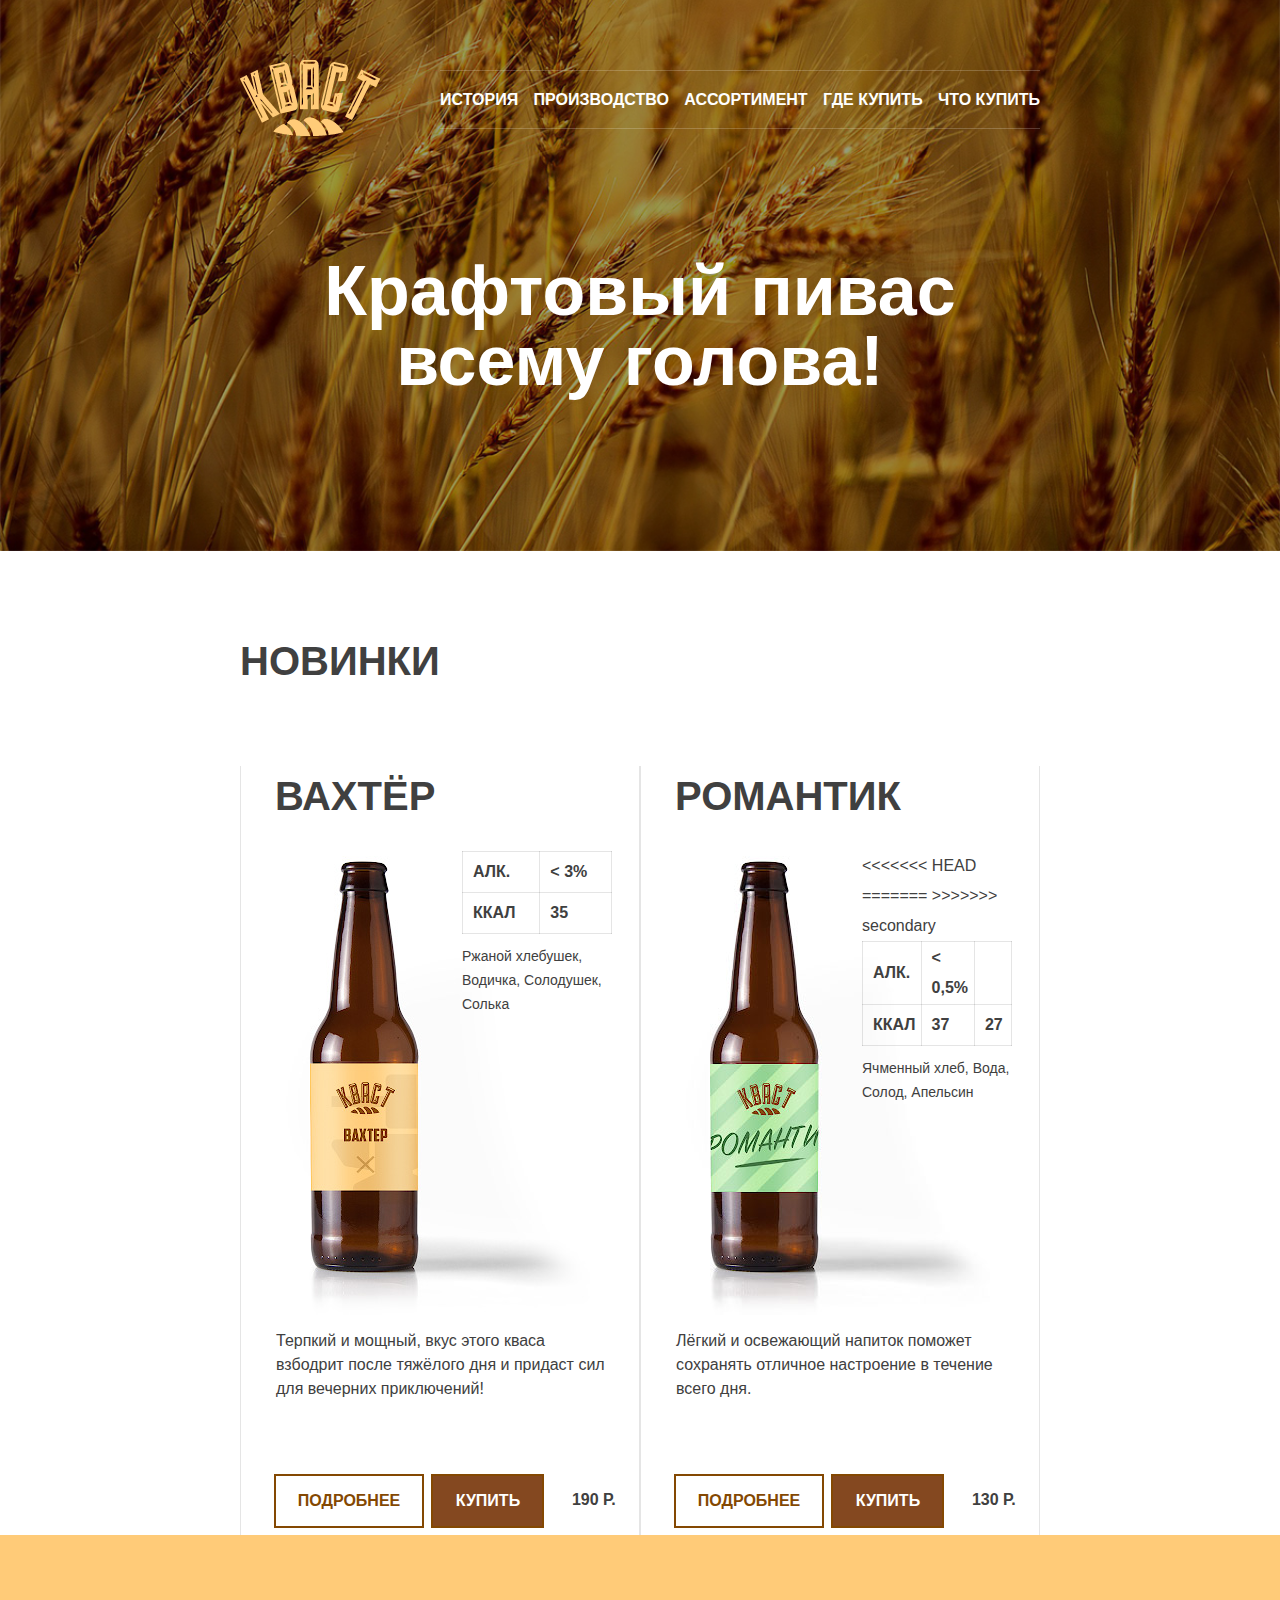
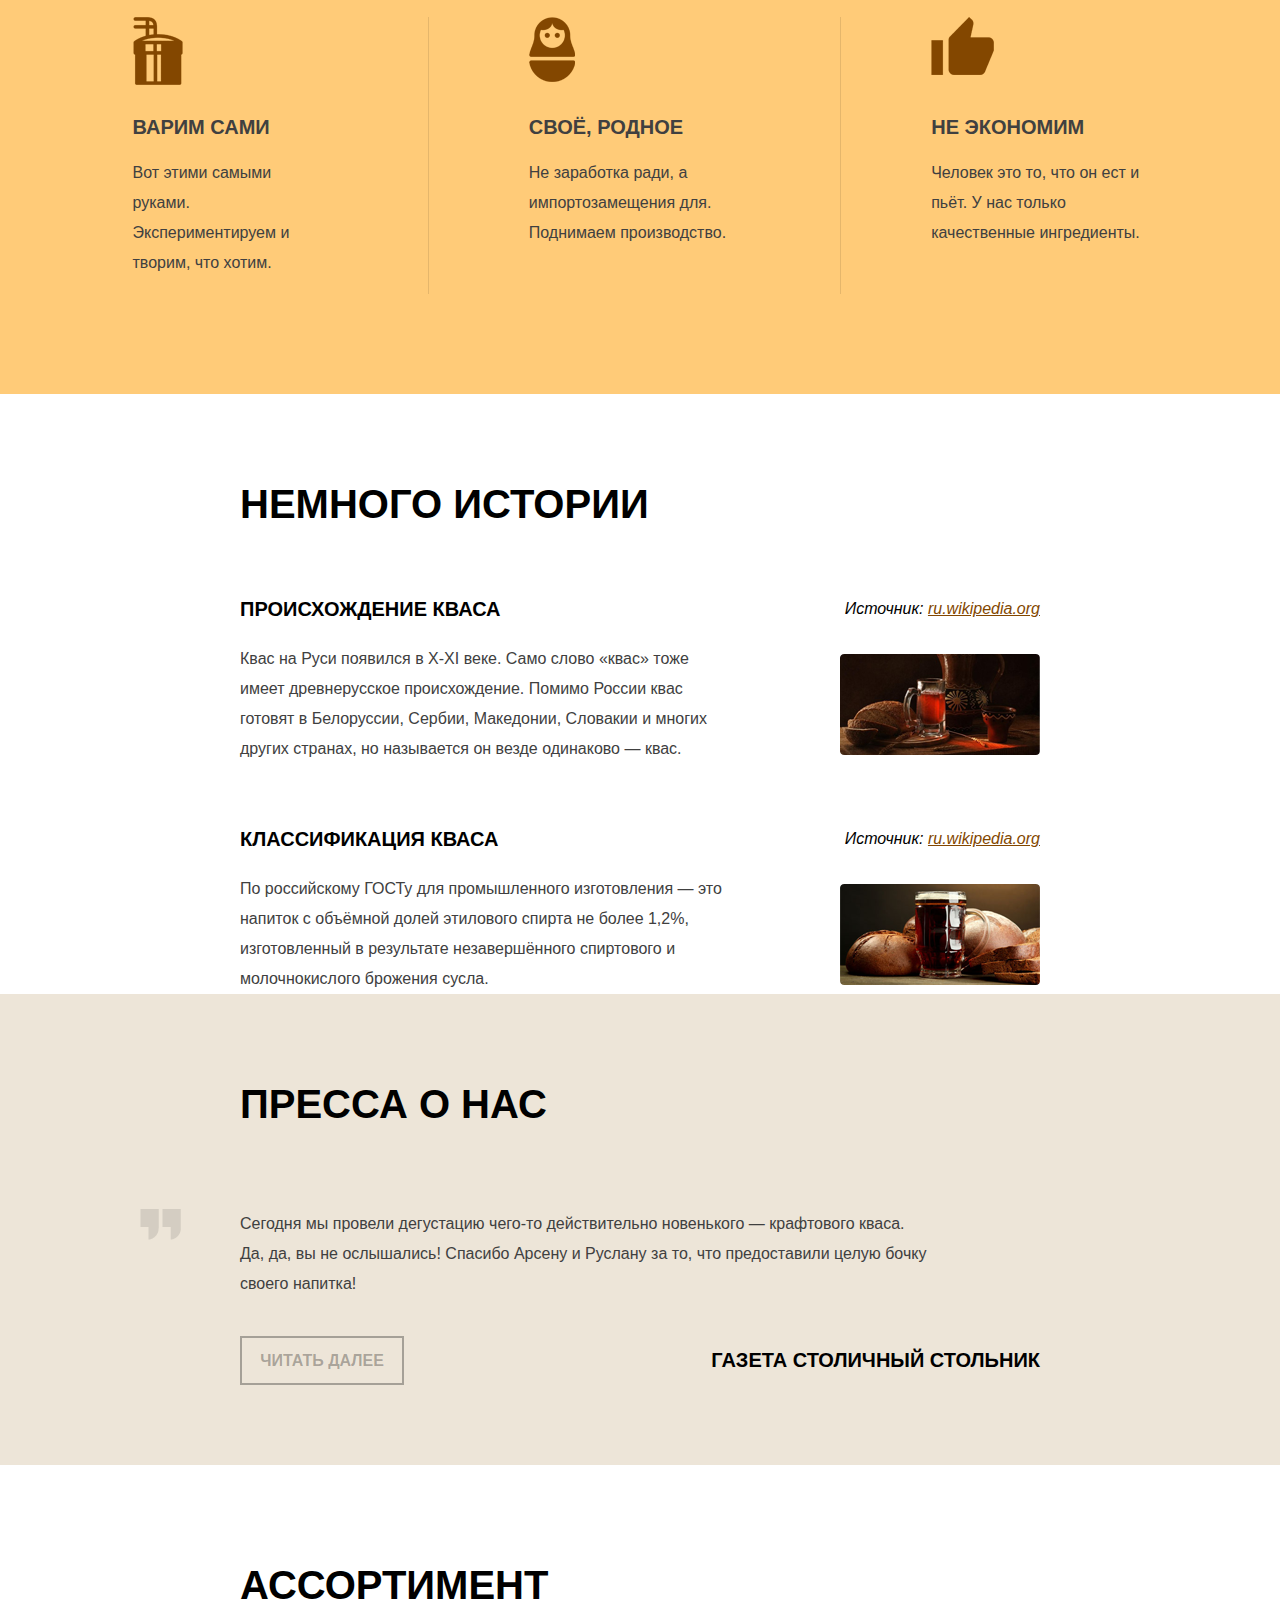
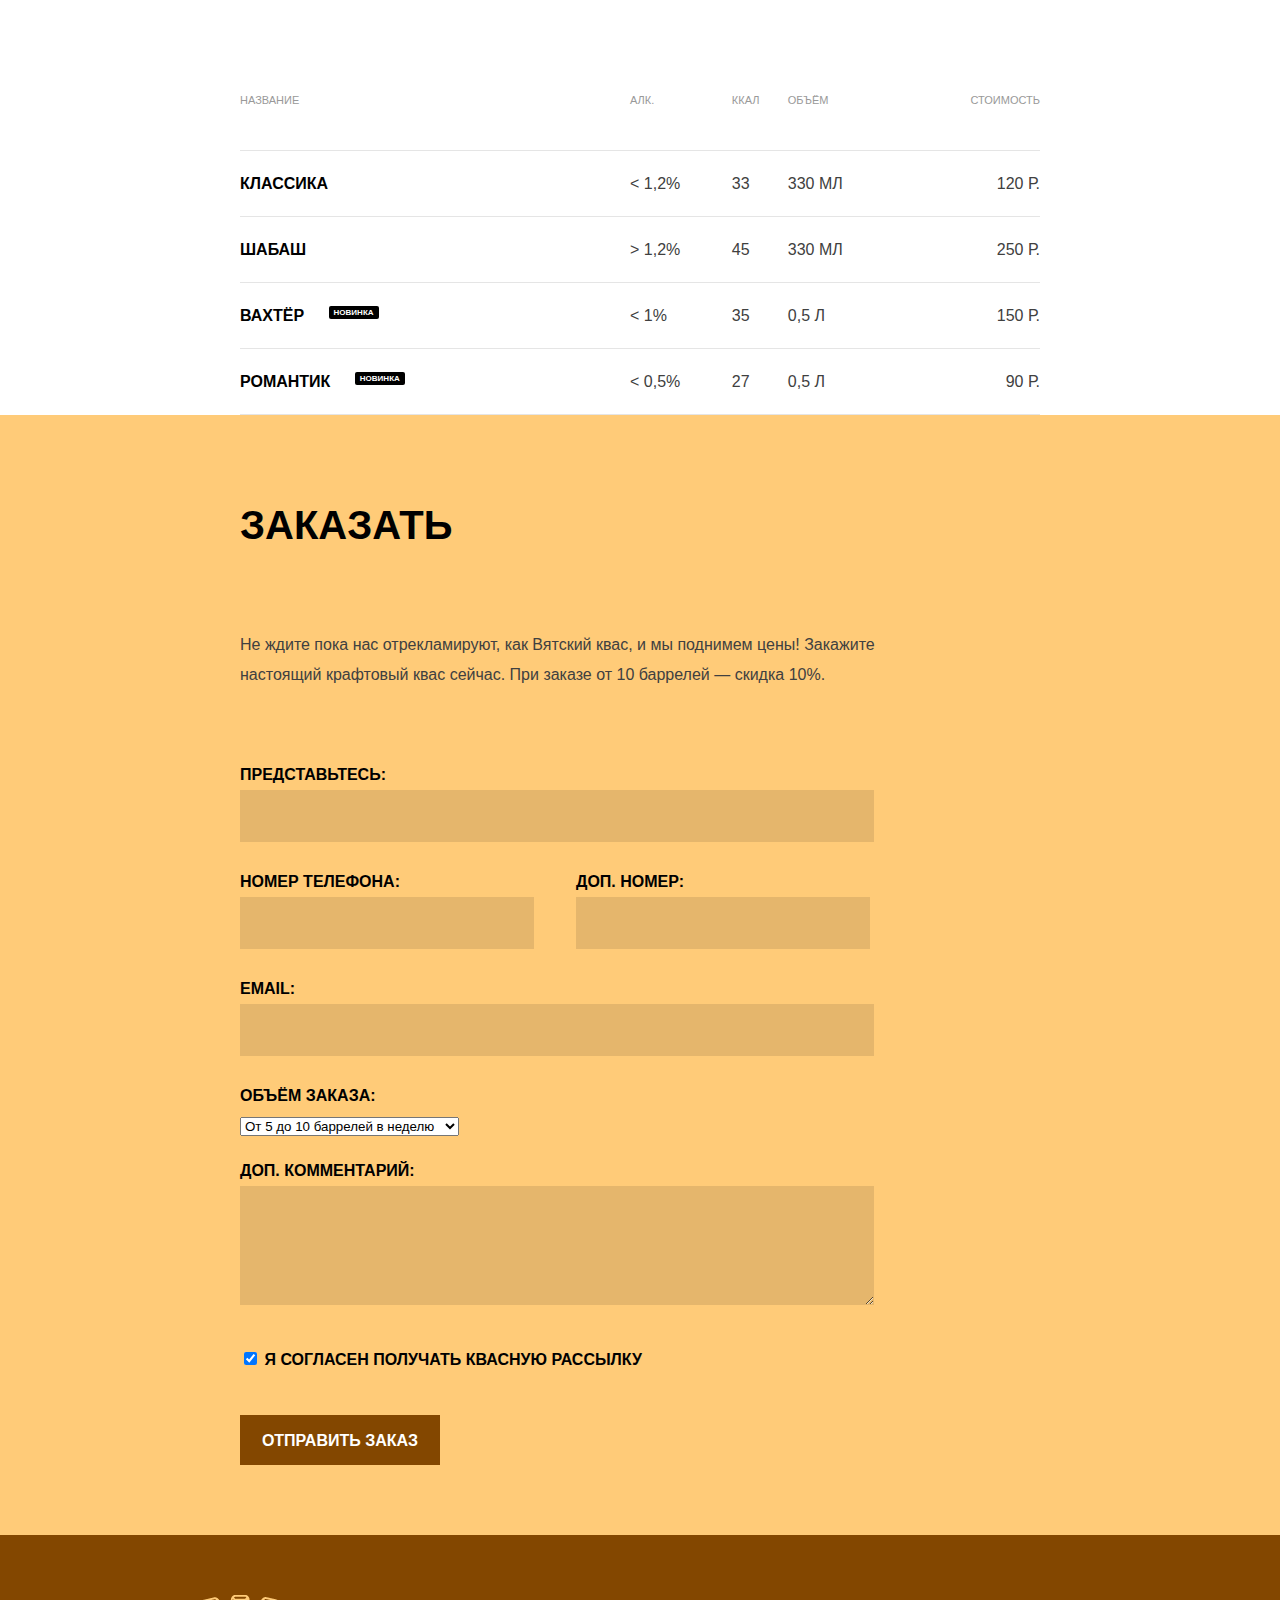
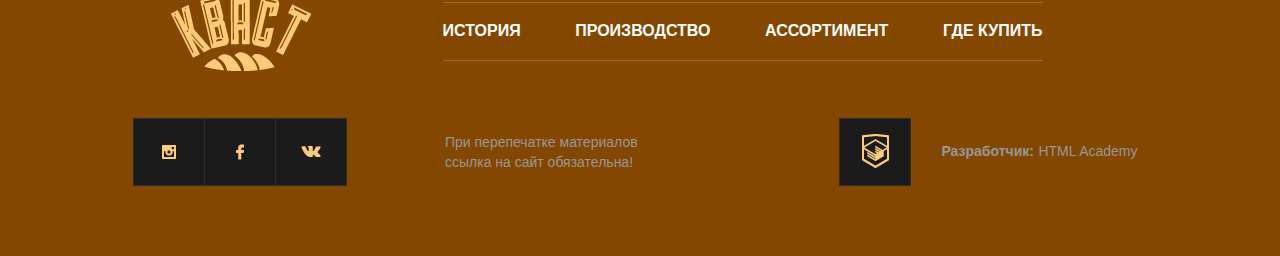
<file: index.html>
<!DOCTYPE HTML>
<html>
  <head>
    <meta charset="utf-8">
    <title>Кваст</title>
    <link rel="stylesheet" type="text/css" href="style.css">
  </head>
  <body>
    <div class="page_header">
      <div class="container">
        <div class="header-top">
          <div class="header_logo">
            <img src="img/logo.png">
          </div>
            <ul class="main_nav">
              <li><a href="#">История</a></li>
              <li><a href="#">Производство</a></li>
              <li><a href="#">Ассортимент</a></li>
              <li><a href="#">Где купить</a></li>
              <li><a href="#">Что купить</a></li>
            </ul>
          </div>
            <p>Крафтовый пивас<br> всему голова!</p>
      </div>
    </div>


    <div class="new_items">
      <div class="container">
      <h2>Новинки</h2>
      <div class="item-cards">
      <div class="item_card vahter">
        <h3>Вахтёр</h3>
        <div class="item-desc">
        <table>
          <tr>
            <td>Алк.</td>
            <td>&lt; 3%</td>
          </tr>
          <tr>
            <td>Ккал</td>
            <td>35</td>
          </tr>
        </table>
        <p>Ржаной хлебушек, Водичка, Солодушек, Солька</p>
        </div>
        <img src="img/bottle-left.jpg">
        <p class="description">Терпкий и мощный, вкус этого кваса взбодрит после тяжёлого дня и придаст сил для вечерних приключений!</p>
        <div class="btns-price">
        <a href="#" class="btn btn-desc">Подробнее</a>
        <a href="#" class="btn btn-buy">Купить</a>
        <b>190 Р.</b>
      </div>
      </div>
      <div class="item_card romantik">
        <h3>Романтик</h3>
        <div class="item-desc">
        <table>
          <tr>
            <td>Алк.</td>
            <td>&lt; 0,5%</td>
          </tr>
          <tr>
            <td>Ккал</td>
<<<<<<< HEAD
            <td>37</td>
=======
            <td>27</td>
>>>>>>> secondary
          </tr>
        </table>
        <p>Ячменный хлеб, Вода, Солод, Апельсин</p>
        </div>
        <img src="img/bottle-right.jpg">
        <p class="description">Лёгкий и освежающий напиток поможет сохранять отличное настроение в течение всего дня.</p>
        <div class="btns-price">
          <a href="#" class="btn btn-desc">Подробнее</a>
          <a href="#" class="btn btn-buy">Купить</a>
          <b>130 Р.</b>
        </div>
      </div>
      </div>
    </div>
    </div>



    <div class="advantages">
      <div class="container">
      <ul>
        <li>
          <h2>Варим сами</h2>
          <p>Вот этими самыми руками. Экспериментируем и творим, что хотим.</p>
        </li>
        <li>
          <h2>Своё, родное</h2>
          <p>Не заработка ради, а импортозамещения для. Поднимаем производство.</p>
        </li>
        <li>
          <h2>Не экономим</h2>
          <p>Человек это то, что он ест и пьёт. У нас только качественные ингредиенты.</p>
        </li>
      </ul>
      </div>
    </div>


    <div class="a-bit-of-history">
      <div class="container">
      <h2>Немного истории</h2>
      <dl>
        <dt><span>Происхождение кваса</span> <i>Источник: <a href="ru.wikipedia.org" target="_blank">ru.wikipedia.org</a></i></dt>
        <dd>
          <img src="img/wiki-1.png">
          <p>Квас на Руси появился в X-XI веке. Само слово «квас» тоже имеет древнерусское происхождение. Помимо России квас готовят в Белоруссии, Сербии, Македонии, Словакии и многих других странах, но называется он везде одинаково — квас.</p>
        </dd>
      </dl>
      <dl>
        <dt> <span>Классификация кваса</span> <i>Источник: <a href="ru.wikipedia.org" target="_blank">ru.wikipedia.org</a></i></dt>
        <dd>
          <img src="img/wiki-2.png">
          <p>По российскому ГОСТу для промышленного изготовления — это напиток с объёмной долей этилового спирта не более 1,2%, изготовленный в результате незавершённого спиртового и молочнокислого брожения сусла.</p>
        </dd>
      </dl>
    </div>
    </div>

    <div class="press-about-us">
    <div class="container">
      <h2>Пресса о нас</h2>
      <blockquote>
        <p>Сегодня мы провели дегустацию чего-то действительно новенького — крафтового кваса. Да, да, вы не ослышались! Спасибо Арсену и Руслану за то, что предоставили целую бочку своего напитка!</p>
        <cite>Газета столичный Стольник</cite> <a class="btn" href="#">Читать далее</a>
      </blockquote>
    </div>
    </div>

    <div class="assort">
      <div class="container">
      <h2>Ассортимент</h2>
      <table>
        <tr>
          <th>Название</th>
          <th>Алк.</th>
          <th>Ккал</th>
          <th>Объём</th>
          <th>Стоимость</th>
        </tr>
        <tr>
          <td>Классика</td>
          <td>&lt; 1,2%</td>
          <td>33</td>
          <td>330 мл</td>
          <td>120 Р.</td>
        </tr>
        <tr>
          <td>Шабаш</td>
          <td>&gt; 1,2%</td>
          <td>45</td>
          <td>330 мл</td>
          <td>250 Р.</td>
        </tr>
        <tr>
          <td>Вахтёр <sup>Новинка</sup></td>
          <td>&lt; 1%</td>
          <td>35</td>
          <td>0,5 л</td>
          <td>150 Р.</td>
        </tr>
        <tr>
          <td>Романтик <sup>Новинка</sup></td>
          <td>&lt; 0,5%</td>
          <td>27</td>
          <td>0,5 л</td>
          <td>90 Р.</td>
        </tr>
      </table>
      </div>
    </div>

    <div class="order_form">
      <div class="container">
      <h2>Заказать</h2>
      <p>Не ждите пока нас отрекламируют, как Вятский квас, и мы поднимем цены! Закажите настоящий крафтовый квас сейчас. При заказе от 10 баррелей — скидка 10%.</p>
      <form method="post">
        <div class="form_group">
          <label for="user_name">Представьтесь:</label>
          <input type="text" id="user_name" name="user_name">            
        </div>
        <div class="form_group number">
          <label for="user_number">Номер телефона:</label>
          <input type="text" id="user_number" name="user_number">
        </div>
        <div class="form_group">
          <label for="user_extra_number" class="user_extra_number">Доп. номер:</label>
          <input type="text" id="user_extra_number" name="extra_number">
        </div>
        <div class="form_group">
          <label for="user_email">Email:</label>
          <input type="text" id="user_email" name="user_email">            
        </div>
        <div class="form_group">
          <label for="order_qnt">Объём заказа:</label><br>
          <select id="order_qnt" name="order_qnt">
            <option value="5to10">От 5 до 10 баррелей в неделю</option>
            <option value="10to25">От 10 до 25 баррелей в неделю</option>
            <option value="25to50">От 25 до 50 баррелей в неделю</option>
          </select>           
        </div>
        <div class="form_group">
          <label for="user_comment">Доп. комментарий:</label>
          <textarea id="user_comment" name="user_comment"></textarea>          
        </div>
        <div class="form_group">
          <label><input type="checkbox" name="user_agreed" checked> Я согласен получать квасную рассылку</label>        
        </div>
        <div class="form_group">
          <input type="submit" name="send_order" value="Отправить заказ">        
        </div>  
      </form>
      </div>
    </div>

    <div class="page_footer">
      <div class="container">
      <div class="top_footer">
        <div class="footer_logo">
          <img src="img/logo.png">
        </div>
        <ul class="footer_nav">
          <li><a href="#">История</a></li>
          <li><a href="#">Производство</a></li>
          <li><a href="#">Ассортимент</a></li>
          <li><a href="#">Где купить</a></li>
        </ul>
      </div>
      <div class="bottom_footer">
        <div class="footer_social">
          <a class="social-btn inst-btn" href="https://instagram.com/htmlacademy">Инстаграм</a>
          <a class="social-btn fb-btn" href="https://facebook.com/htmlacademy">Фейсбук</a>
          <a class="social-btn vk-btn" href="https://vk.com/htmlacademy">Вконтакте</a>
        </div>
        <div class="copyright">
          <p>При перепечатке материалов ссылка на сайт обязательна!</p>
        </div>
        <div class="developer">
          <span><span class="dev-image"><img src="img/htmlacademy.png"></span><b>Разработчик:</b> <a href="https://htmlacademy.ru">HTML Academy</a></span>
        </div>
      </div> 
      </div> 
    </div>
  </body>
</html>
</file>
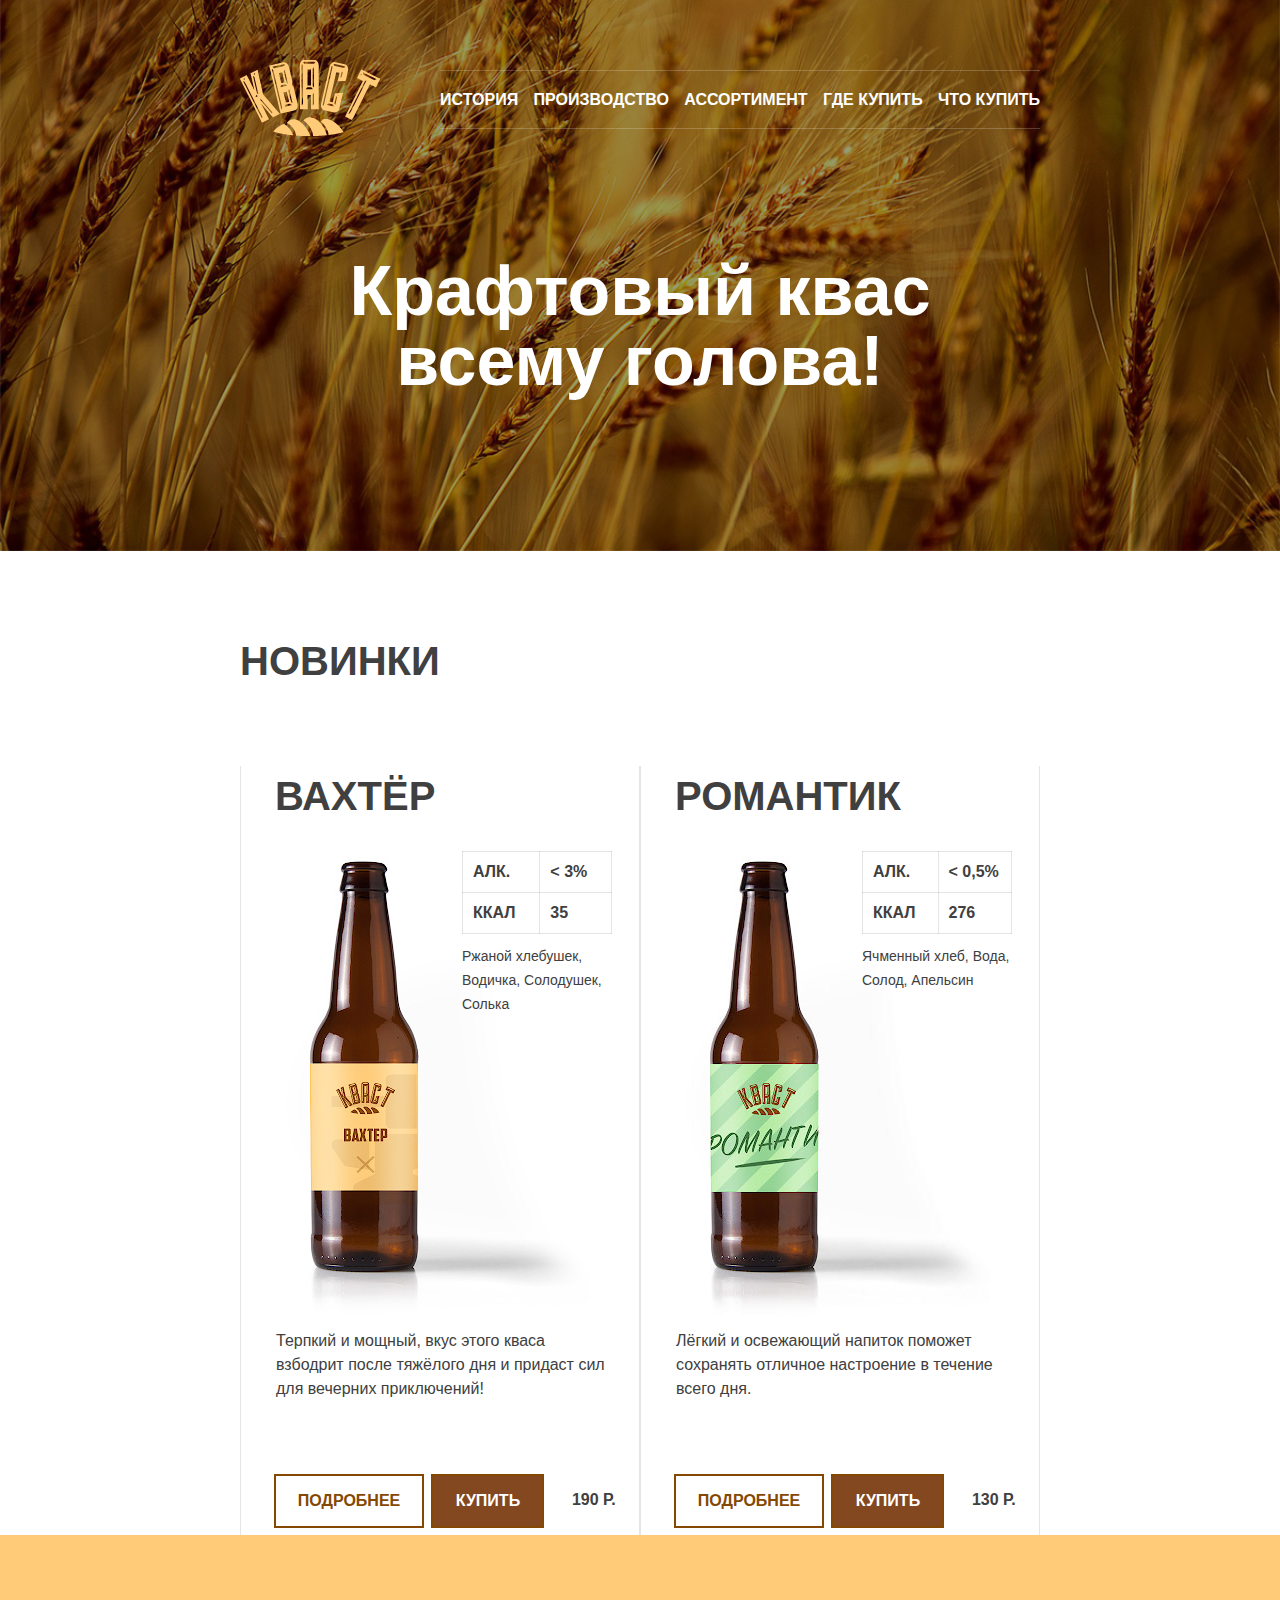
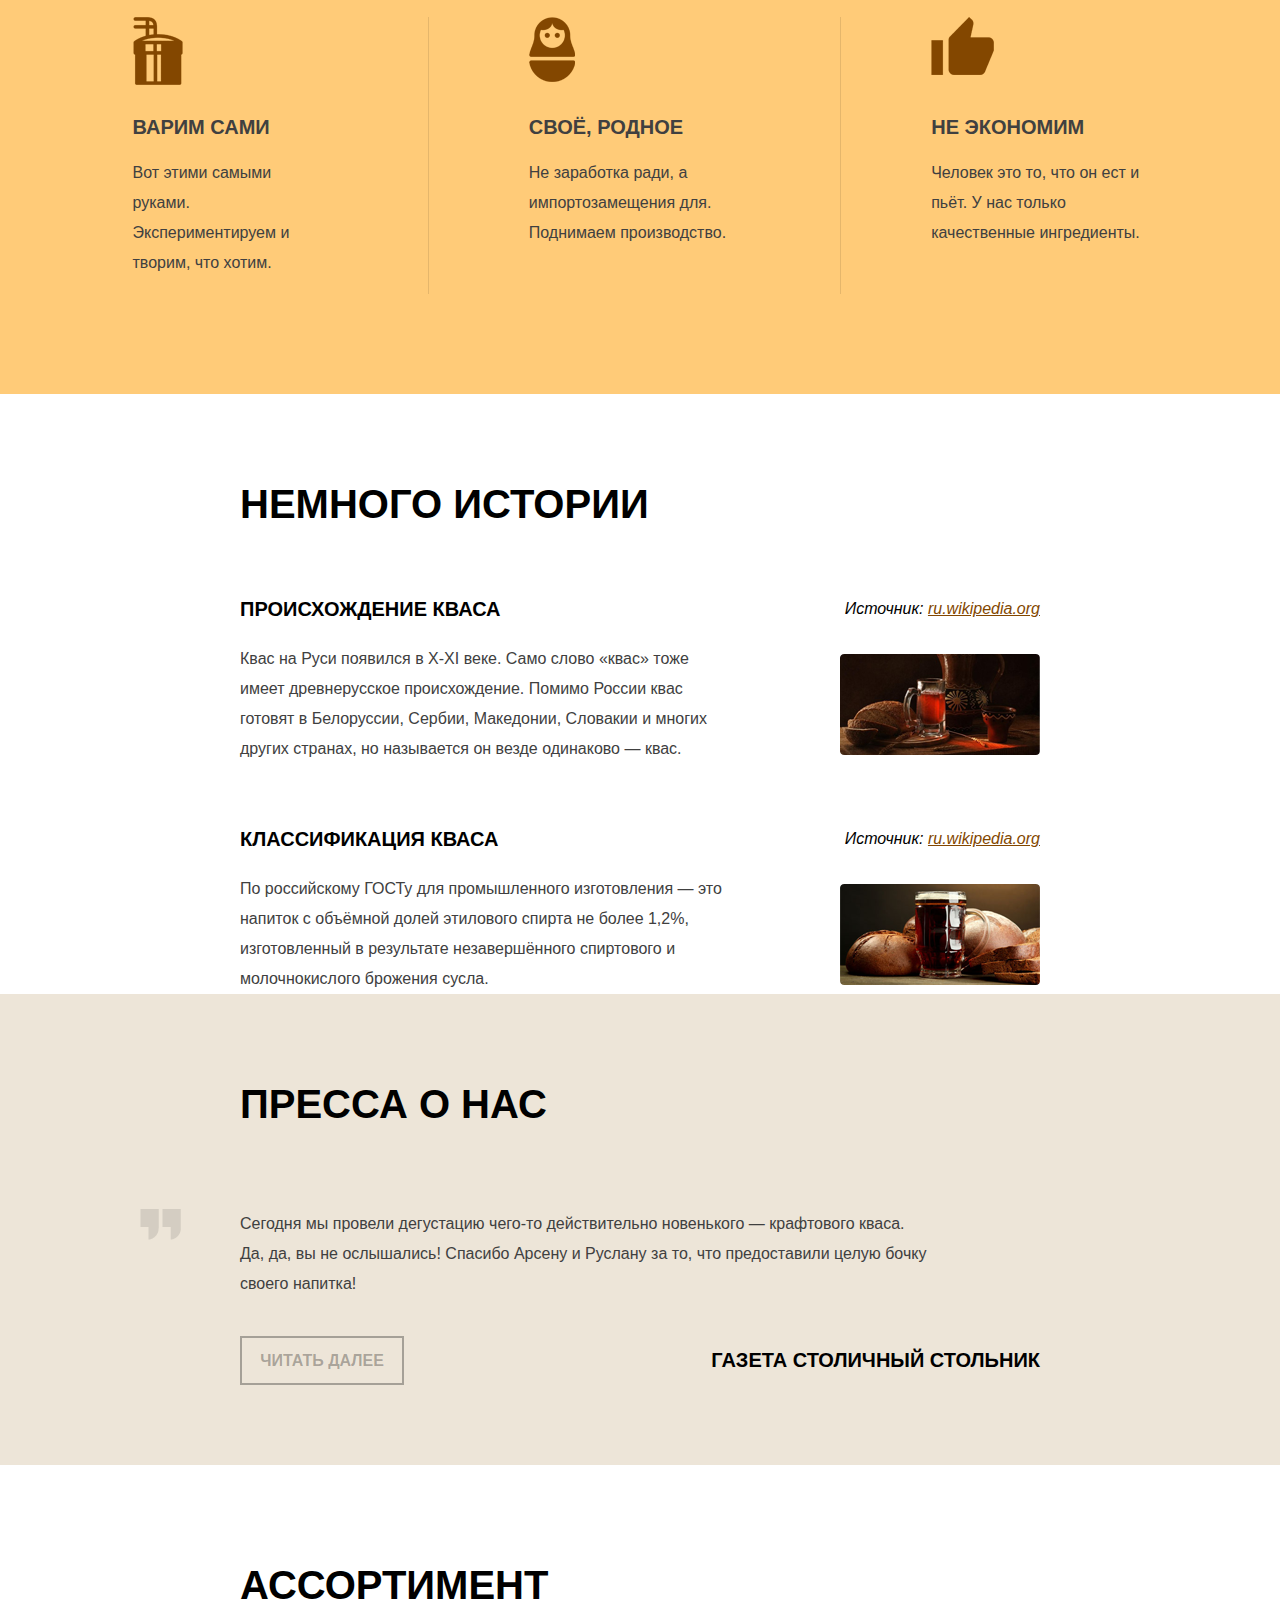
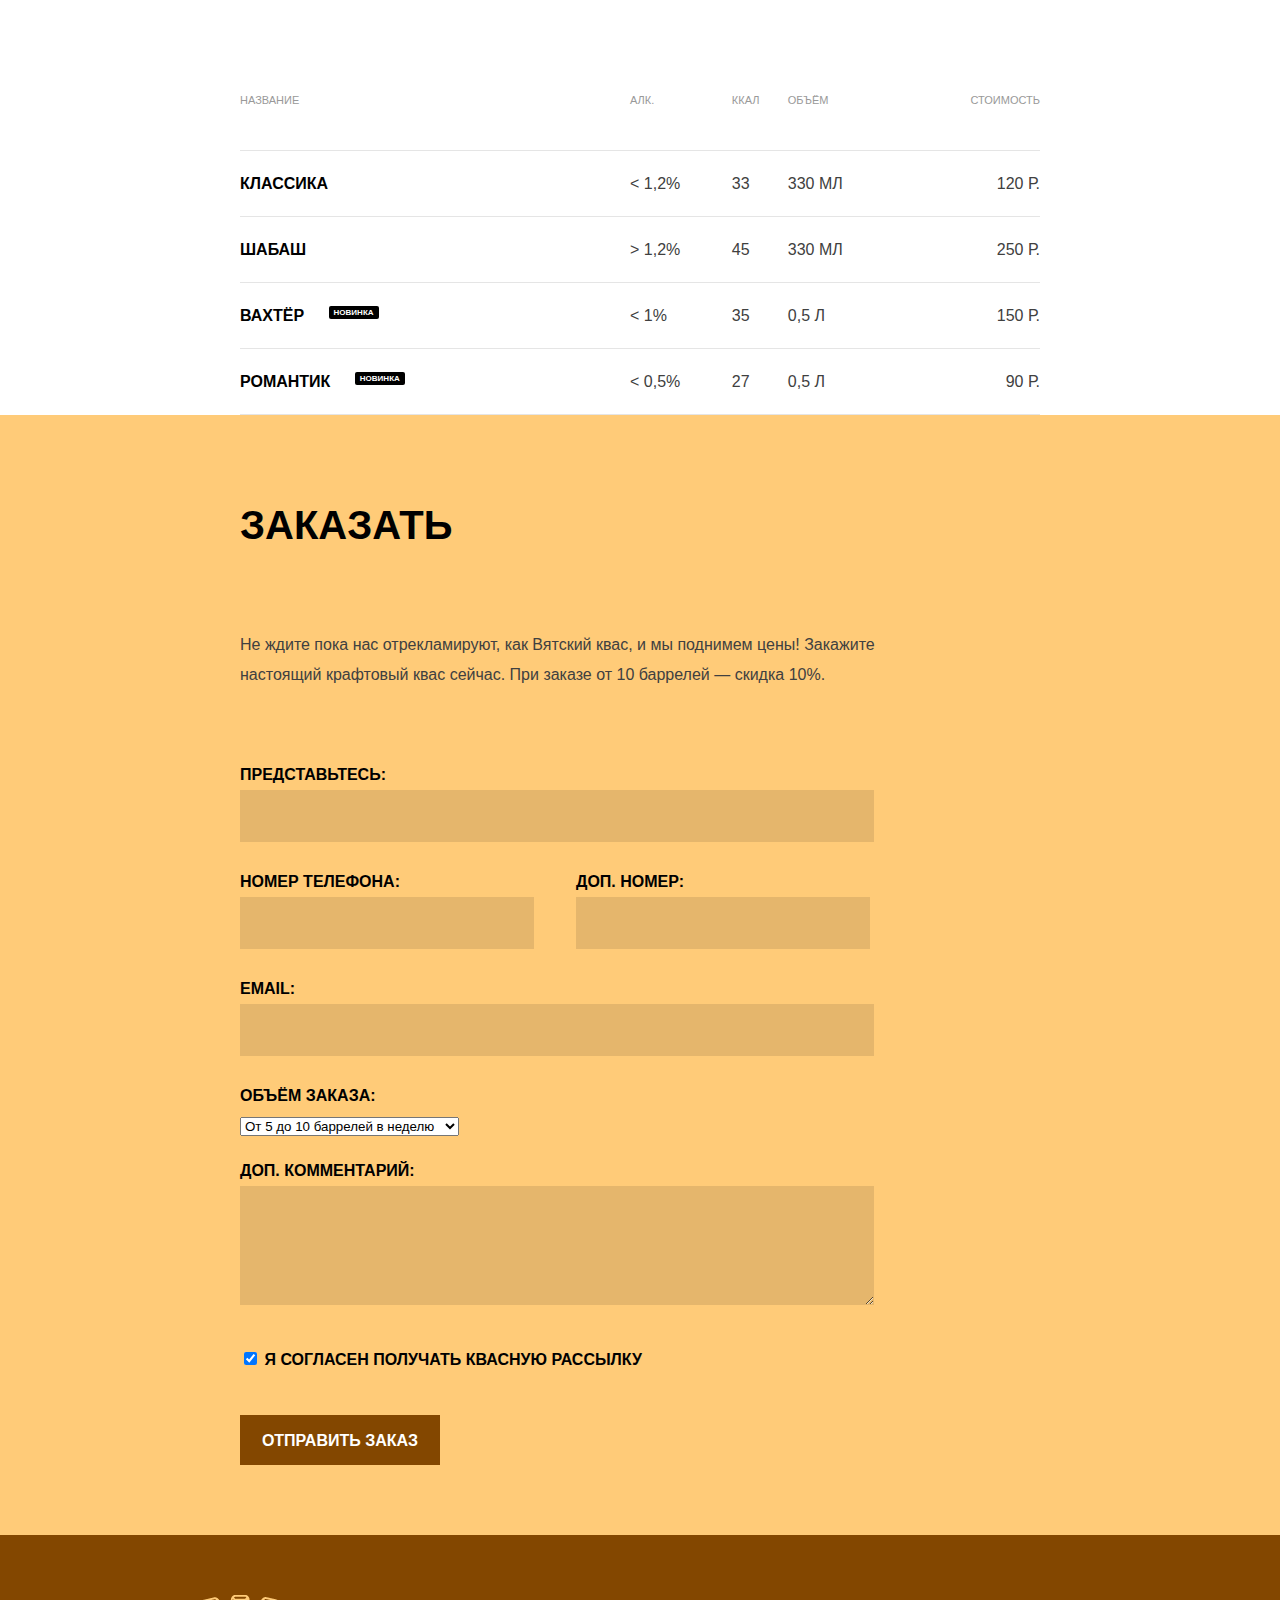
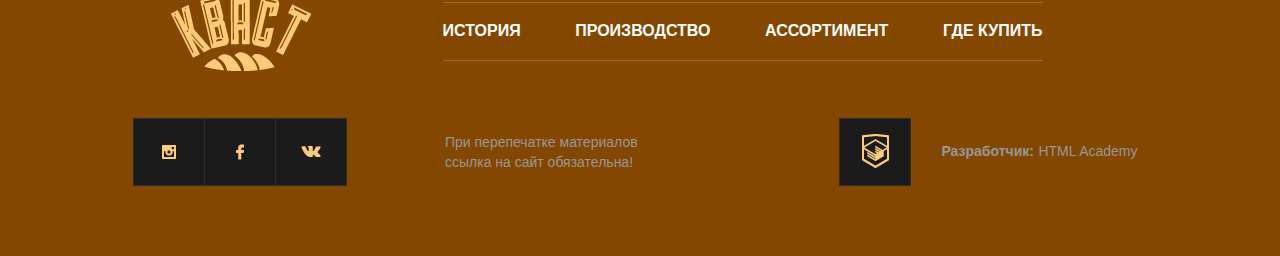
<file: contacts.html>
<!DOCTYPE HTML>
<html>
  <head>
    <meta charset="utf-8">
    <title>Contacts</title>
    <link rel="stylesheet" type="text/css" href="style.css">
  </head>
  <body>
    <div class="page_header">
      <div class="container">
        <div class="header-top">
          <div class="header_logo">
            <img src="img/logo.png">
          </div>
            <ul class="main_nav">
              <li><a href="#">История</a></li>
              <li><a href="#">Производство</a></li>
              <li><a href="#">Ассортимент</a></li>
              <li><a href="#">Где купить</a></li>
              <li><a href="#">Что купить</a></li>
            </ul>
          </div>
            <p>Крафтовый квас<br> всему голова!</p>
      </div>
    </div>


    <div class="new_items">
      <div class="container">
      <h2>Новинки</h2>
      <div class="item-cards">
      <div class="item_card vahter">
        <h3>Вахтёр</h3>
        <div class="item-desc">
        <table>
          <tr>
            <td>Алк.</td>
            <td>&lt; 3%</td>
          </tr>
          <tr>
            <td>Ккал</td>
            <td>35</td>
          </tr>
        </table>
        <p>Ржаной хлебушек, Водичка, Солодушек, Солька</p>
        </div>
        <img src="img/bottle-left.jpg">
        <p class="description">Терпкий и мощный, вкус этого кваса взбодрит после тяжёлого дня и придаст сил для вечерних приключений!</p>
        <div class="btns-price">
        <a href="#" class="btn btn-desc">Подробнее</a>
        <a href="#" class="btn btn-buy">Купить</a>
        <b>190 Р.</b>
      </div>
      </div>
      <div class="item_card romantik">
        <h3>Романтик</h3>
        <div class="item-desc">
        <table>
          <tr>
            <td>Алк.</td>
            <td>&lt; 0,5%</td>
          </tr>
          <tr>
            <td>Ккал</td>
            <td>276</td>
          </tr>
        </table>
        <p>Ячменный хлеб, Вода, Солод, Апельсин</p>
        </div>
        <img src="img/bottle-right.jpg">
        <p class="description">Лёгкий и освежающий напиток поможет сохранять отличное настроение в течение всего дня.</p>
        <div class="btns-price">
          <a href="#" class="btn btn-desc">Подробнее</a>
          <a href="#" class="btn btn-buy">Купить</a>
          <b>130 Р.</b>
        </div>
      </div>
      </div>
    </div>
    </div>



    <div class="advantages">
      <div class="container">
      <ul>
        <li>
          <h2>Варим сами</h2>
          <p>Вот этими самыми руками. Экспериментируем и творим, что хотим.</p>
        </li>
        <li>
          <h2>Своё, родное</h2>
          <p>Не заработка ради, а импортозамещения для. Поднимаем производство.</p>
        </li>
        <li>
          <h2>Не экономим</h2>
          <p>Человек это то, что он ест и пьёт. У нас только качественные ингредиенты.</p>
        </li>
      </ul>
      </div>
    </div>


    <div class="a-bit-of-history">
      <div class="container">
      <h2>Немного истории</h2>
      <dl>
        <dt><span>Происхождение кваса</span> <i>Источник: <a href="ru.wikipedia.org" target="_blank">ru.wikipedia.org</a></i></dt>
        <dd>
          <img src="img/wiki-1.png">
          <p>Квас на Руси появился в X-XI веке. Само слово «квас» тоже имеет древнерусское происхождение. Помимо России квас готовят в Белоруссии, Сербии, Македонии, Словакии и многих других странах, но называется он везде одинаково — квас.</p>
        </dd>
      </dl>
      <dl>
        <dt> <span>Классификация кваса</span> <i>Источник: <a href="ru.wikipedia.org" target="_blank">ru.wikipedia.org</a></i></dt>
        <dd>
          <img src="img/wiki-2.png">
          <p>По российскому ГОСТу для промышленного изготовления — это напиток с объёмной долей этилового спирта не более 1,2%, изготовленный в результате незавершённого спиртового и молочнокислого брожения сусла.</p>
        </dd>
      </dl>
    </div>
    </div>

    <div class="press-about-us">
    <div class="container">
      <h2>Пресса о нас</h2>
      <blockquote>
        <p>Сегодня мы провели дегустацию чего-то действительно новенького — крафтового кваса. Да, да, вы не ослышались! Спасибо Арсену и Руслану за то, что предоставили целую бочку своего напитка!</p>
        <cite>Газета столичный Стольник</cite> <a class="btn" href="#">Читать далее</a>
      </blockquote>
    </div>
    </div>

    <div class="assort">
      <div class="container">
      <h2>Ассортимент</h2>
      <table>
        <tr>
          <th>Название</th>
          <th>Алк.</th>
          <th>Ккал</th>
          <th>Объём</th>
          <th>Стоимость</th>
        </tr>
        <tr>
          <td>Классика</td>
          <td>&lt; 1,2%</td>
          <td>33</td>
          <td>330 мл</td>
          <td>120 Р.</td>
        </tr>
        <tr>
          <td>Шабаш</td>
          <td>&gt; 1,2%</td>
          <td>45</td>
          <td>330 мл</td>
          <td>250 Р.</td>
        </tr>
        <tr>
          <td>Вахтёр <sup>Новинка</sup></td>
          <td>&lt; 1%</td>
          <td>35</td>
          <td>0,5 л</td>
          <td>150 Р.</td>
        </tr>
        <tr>
          <td>Романтик <sup>Новинка</sup></td>
          <td>&lt; 0,5%</td>
          <td>27</td>
          <td>0,5 л</td>
          <td>90 Р.</td>
        </tr>
      </table>
      </div>
    </div>

    <div class="order_form">
      <div class="container">
      <h2>Заказать</h2>
      <p>Не ждите пока нас отрекламируют, как Вятский квас, и мы поднимем цены! Закажите настоящий крафтовый квас сейчас. При заказе от 10 баррелей — скидка 10%.</p>
      <form method="post">
        <div class="form_group">
          <label for="user_name">Представьтесь:</label>
          <input type="text" id="user_name" name="user_name">            
        </div>
        <div class="form_group number">
          <label for="user_number">Номер телефона:</label>
          <input type="text" id="user_number" name="user_number">
        </div>
        <div class="form_group">
          <label for="user_extra_number" class="user_extra_number">Доп. номер:</label>
          <input type="text" id="user_extra_number" name="extra_number">
        </div>
        <div class="form_group">
          <label for="user_email">Email:</label>
          <input type="text" id="user_email" name="user_email">            
        </div>
        <div class="form_group">
          <label for="order_qnt">Объём заказа:</label><br>
          <select id="order_qnt" name="order_qnt">
            <option value="5to10">От 5 до 10 баррелей в неделю</option>
            <option value="10to25">От 10 до 25 баррелей в неделю</option>
            <option value="25to50">От 25 до 50 баррелей в неделю</option>
          </select>           
        </div>
        <div class="form_group">
          <label for="user_comment">Доп. комментарий:</label>
          <textarea id="user_comment" name="user_comment"></textarea>          
        </div>
        <div class="form_group">
          <label><input type="checkbox" name="user_agreed" checked> Я согласен получать квасную рассылку</label>        
        </div>
        <div class="form_group">
          <input type="submit" name="send_order" value="Отправить заказ">        
        </div>  
      </form>
      </div>
    </div>

    <div class="page_footer">
      <div class="container">
      <div class="top_footer">
        <div class="footer_logo">
          <img src="img/logo.png">
        </div>
        <ul class="footer_nav">
          <li><a href="#">История</a></li>
          <li><a href="#">Производство</a></li>
          <li><a href="#">Ассортимент</a></li>
          <li><a href="#">Где купить</a></li>
        </ul>
      </div>
      <div class="bottom_footer">
        <div class="footer_social">
          <a class="social-btn inst-btn" href="https://instagram.com/htmlacademy">Инстаграм</a>
          <a class="social-btn fb-btn" href="https://facebook.com/htmlacademy">Фейсбук</a>
          <a class="social-btn vk-btn" href="https://vk.com/htmlacademy">Вконтакте</a>
        </div>
        <div class="copyright">
          <p>При перепечатке материалов ссылка на сайт обязательна!</p>
        </div>
        <div class="developer">
          <span><span class="dev-image"><img src="img/htmlacademy.png"></span><b>Разработчик:</b> <a href="https://htmlacademy.ru">HTML Academy</a></span>
        </div>
      </div> 
      </div> 
    </div>
  </body>
</html>
</file>
<file: style.css>
html {
  box-sizing: border-box;

  *,
  *::before,
  *::after 
    box-sizing: inherit;
  }

body {
min-width: 1015px;
margin: 0;
padding: 0;
font-family: "Arial", sans-serif;
font-size: 16px;
color: #404040;
line-height: 30px;
background-color: #ffffff;
box-sizing: content-box;
}

h2,
h3 {
	font-size: 40px;
	line-height: 60px;
	font-weight: bold;
	text-transform: uppercase;
}

.clearfix::after {
  content: "";
  display: table;
  clear: both;
}

.container {
	width: 800px;
	margin: 0 auto;
	/*outline: 2px solid yellow;*/
}

.page_header {
	height: 491px;
	padding-top: 60px;
	background-image: url(img/wheat-back.jpg);
  	background-repeat: no-repeat;
  	background-size: cover;
  	background-position: bottom;
}
.header-top{
	display: grid;
	grid-template-columns: 140px 660px;
	grid-template-rows: 70px auto;
	grid-template-areas:"logo nav"
						"text text";
}

.header_logo{
	grid-area: logo;
	width: 140px;
	height: 76px;
}

.main_nav {
	grid-area: nav;
}


ul.main_nav {
	display: flex;
	flex-wrap: wrap;
	justify-content: space-between;
	align-items: center;
	padding:0;
	margin:0;
	border-top: 1px solid rgba(255, 255, 255, 0.2);
	border-bottom: 1px solid rgba(255, 255, 255, 0.2);
	list-style: none;
	margin-left: 60px;
	height: 57px;
	margin-top: 10px;
	margin-bottom: 10px;

	
}

.main_nav li {
	padding: 0;
	margin: 0;

}

.main_nav a {
	text-decoration: none;
	color: #fff;
	padding: 0;
	margin: 0;
	font-size: 16px;
	line-height: 16px;
	font-weight: bold;
	text-transform: uppercase;
}

.page_header {
	grid-area: text;

}

.page_header p {
	width: 100%;
	padding: 0;
	margin: 0;
	font-size: 70px;
	font-weight: bold;
	line-height: 70px;
	color: #fff;
	text-align: center;
	margin-top: 126px;
}

/* НОВИНКИ */


.new_items {
	margin: 0;
	padding: 0;
}

.new_items .container{
	margin-top: 80px;
}


.item_card { 
	border-left: 1px solid rgba(0, 0, 0, 0.1);
	border-right: 1px solid rgba(0, 0, 0, 0.1);
	display: flex;
	flex-direction: column;
	position: relative;
	justify-content: space-between;
	align-items: flex-start;
	width: 400px;
}


.item_card h3 {
	margin: 0;
	padding: 0;
	padding-left: 34px;
}

.new_items .item-cards {
	margin-top: 75px;
	display: flex;
}


.item-desc {
	width: 150px;
	height: 140px;
	position: absolute;
	top: 85px;
	right: 27px;
}

.item-desc table,td {
	border: 1px solid rgba(0, 0, 0, 0.1);
	border-collapse: collapse;
}

.item-desc td {
	width: 75px;
	height: 38px;
	font-weight: bold;
	text-align: center;
	text-transform: uppercase;
	text-align: left;
	padding-left: 10px;
}

p.description {
 margin: 18px 32px 67px 35px;
 font-size: 16px;
 line-height: 30px;
 color: #404040;
}

.btns-price .btn {
	display: inline-block;
	height: 50px;
	line-height: 50px;
	outline: 2px solid #844802;
	text-transform: uppercase;
	text-decoration: none;
	text-align: center;
	vertical-align: middle;
	font-weight: bold;
}


.btns-price .btn-buy {
	width: 109px;
	color: #fff;
	background-color: #844820;
	margin-left: 7px;
}

.btns-price .btn-desc {
	width: 146px;
	color: #844802;
	margin-left: 35px;
}

.btns-price b {
	display: inline-block;
	height: 50px;
	margin: 0;
	padding: 0;
	margin-left: 25px;
}

.item_card p {
	font-size: 14px;
	line-height: 24px;
	margin-top: 10px;
}

.item_card img {
	padding-top: 30px;
	padding-left: 45px;
}

.romantik img {
	padding-top: 30px;
	padding-left: 45px;
}

p.description {
	font-size: 16px;
	margin-bottom: 75px;
	margin-top: 14px;
}


/* ПРЕИМУЩЕСТВА */


.advantages {
	background-color: #ffcb78;
}

.advantages > .container{
	width: 1015px;
}

.advantages ul{
	margin: 0;
	padding: 0;
	list-style: none;
	padding-top: 160px;
	display: flex;
	padding-bottom: 100px;

}

.advantages li h2{
	font-size: 20px;
	font-weight: bold;
	text-transform: uppercase;
	line-height: 30px;	
}

.advantages li p{
	font-size: 16px;
	line-height: 30px;
}

.advantages li{
	position: relative;
	

}

.advantages li:first-child {
	padding-right: 100px;
	padding-top: 78px;
	margin-top: -78px;
}

.advantages li:nth-child(2) {
	padding-left: 100px;
	border-left: 1px solid rgba(0, 0, 0, 0.1);
	border-right: 1px solid rgba(0, 0, 0, 0.1);
	padding-right: 100px;
	padding-top: 78px;
	margin-top: -78px;
}

.advantages li:last-child {
	padding-left: 90px;
	padding-top: 78px;
	margin-top: -78px;
}

.advantages li::before{
	content: "";
	position: absolute;
	top: 0px;
	height: 68px;
	width: 68px;
}

.advantages li:first-child::before {
	background-image: url(img/icon-brew.png.png);
	background-repeat: no-repeat;

}

.advantages li:nth-child(2)::before {
	background-image: url(img/icon-matreshka.png.png);
	background-repeat: no-repeat;
}

.advantages li:last-child::before {
	background-image: url(img/icon-thumbsup.png.png);
	background-repeat: no-repeat;
}


/* НЕМНОГО ИСТОРИИ */


.a-bit-of-history .container h2{
	margin: 0;
	padding: 0;
	margin-top: 80px;
	font-size: 40px;
	line-height: 60px;
	text-transform: uppercase;
	color: #000;
}

.a-bit-of-history .container dt span{
	display: inline-block;
	font-size: 20px;
	line-height: 30px;
	text-transform: uppercase;
	font-weight: bold;
	color: #000;
}

.a-bit-of-history .container dl{
	margin: 0;
	padding: 0;
	display: flex;
	flex-direction: column;
	margin-top: 60px;
}

.a-bit-of-history .container dl dt{
	display: flex;
	margin: 0;
	padding: 0;
	justify-content: space-between;
	margin-bottom: 20px;
}

.a-bit-of-history .container dl dt i {
	font-style: italic;
	color: #000;
}

.a-bit-of-history .container dl dt a {
	font-style: italic;
	color: #834700;
}

.a-bit-of-history .container dl dd{
	display: flex;
	flex-direction: row-reverse;
	margin: 0;
	padding: 0;
	justify-content: space-between;
	align-items: flex-start;
	
}

.a-bit-of-history .container dl dd p{
	margin: 0;
	padding: 0;
	font-size: 16px;
	line-height: 30px;
	padding-right: 105px;
}

.a-bit-of-history .container dl dd img{
	margin: 0;
	padding: 0;
	font-size: 16px;
	line-height: 30px;
	padding-top: 10px;
}


/* ПРЕССА О НАС */

.press-about-us {
	background-color: #ede5d8;
	padding-top: 80px;
	padding-bottom: 80px;
}

.press-about-us .container {

}

.press-about-us h2 {
	margin: 0;
	padding: 0;
	font-size: 40px;
	line-height: 60px;
	text-transform: uppercase;
	color: #000;
	margin-bottom: 75px;
}

.press-about-us blockquote {
	margin: 0;
	padding: 0;
	position: relative;
	padding-bottom: 70px;
}

.press-about-us blockquote::before {
	display: block;
	content: "";
	background-image: url(img/quotes.png);
	width: 41px;
	height: 31px;
	position: absolute;
	top: 0;
	left: -100px;
}

.press-about-us blockquote p {
	color: #404040;
	margin-right: 110px;
}

.press-about-us blockquote a {
	margin: 0;
	padding: 0;
	display: inline-block;
	position: absolute;
	bottom: 0;
	left: 0;
	width: 160px;
	height: 45px;
	border:2px solid rgba(0, 0, 0, 0.3);
	color: rgba(0, 0, 0, 0.3);
	text-transform: uppercase;
	text-decoration: none;
	line-height: 45px;
	vertical-align: middle;
	text-align: center;
	font-weight: bold;
}

.press-about-us blockquote cite{
	margin: 0;
	padding: 0;
	display: inline-block;
	position: absolute;
	bottom: 10px;
	right: 0;
	font-style: normal;
	text-transform: uppercase;
	font-weight: bold;
	font-size: 20px;
	line-height: 30px;
	color: #000;
}


/* АССОРТИМЕНТ */
.assort {
	margin: 0;
	padding: 0;
}


.assort .container h2{
	margin: 0;
	padding: 0;
	font-size: 40px;
	line-height: 60px;
	text-transform: uppercase;
	color: #000;
	margin-top: 90px;
}

.assort .container table{
	margin: 0;
	padding: 0;
	width: 100%;
	border-collapse: collapse;
	margin-top: 70px;
}

.assort .container table tr{
	margin: 0;
	padding: 0;
	height: 65px;
}

.assort .container table tr:last-child {
	border-bottom: 1px solid #e5e5e5;
}

.assort .container table th{
	margin: 0;
	padding: 0;
	font-size: 11px;
	line-height: 30px;
	color: #999999;
	font-weight: normal;
	vertical-align: top;
}

.assort .container table td{
	margin: 0;
	padding: 0;
	font-size: 16px;
	line-height: 65px;
	color: #404040;
	font-weight: normal;
	vertical-align: middle;
	border-collapse: collapse;
	border: none;
	border-top: 1px solid #e5e5e5;

}

.assort .container table td:first-child {
	text-align: left;
	font-weight: bold;
	text-transform: uppercase;
	color: #000;
	width: 390px;
}

.assort .container table th:first-child {
	text-align: left;
	text-transform: uppercase;
	width: 390px;
}

.assort .container table td:nth-child(2),
.assort .container table th:nth-child(2) {
	text-align: left;
	text-transform: uppercase;
}

.assort .container table td:nth-child(3),
.assort .container table th:nth-child(3) {
	text-align: left;
	text-transform: uppercase;
}

.assort .container table td:nth-child(4), 
.assort .container table th:nth-child(4) {
	text-align: left;
	text-transform: uppercase;

}

.assort .container table td:last-child {
	
	text-align: right;
	text-transform: uppercase;
}

.assort .container table th:last-child {
	text-align: right;
	text-transform: uppercase;
}

.assort .container table td sup {
	display: inline-block;
	width: 50px;
	border-radius: 2px;
	background-color: #000;
	color: #fff;
	text-transform: uppercase;
	font-size: 8px;
	font-weight: bold;
	line-height: 13px;
	text-align: center;
	margin-left: 20px;
}

/* ФОРМА ЗАКАЗА */

.order_form {
	margin: 0;
	background-color: #ffcb78;
	padding-bottom: 70px;
	padding-top: 1px;
}

.order_form .container h2 {
	margin: 0;
	padding: 0;
	font-size: 40px;
	line-height: 60px;
	text-transform: uppercase;
	color: #000000;
	margin-top: 79px;
}

.order_form .container p {
	margin: 0;
	padding: 0;
	font-size: 16px;
	line-height: 30px;
	color: #404040;
	margin-top: 75px;
	margin-right: 140px;
}

.order_form .container form {
	margin: 0;
	padding: 0;
	margin-top: 70px;
	margin-right: 170px;
	position: relative;
}

.order_form .container form label {
	font-size: 16px;
	font-weight: bold;
	text-transform: uppercase;
	line-height: 20px;
	color:  #000;
}

.order_form .container form input[type="text"] {
	display: block;
	width: 630px;
	height: 50px;
	background-color: #e5b66c;
	border: none;
	margin-bottom: 25px;
}

#user_number {
	width: 290px;
}

#user_extra_number {
	width: 290px;
}

div.form_group:nth-child(3) {
	position: absolute;
	right: 0;
	top: 107px;

}

div.form_group:nth-child(4) {
	margin-bottom: 15px;
}

.order_form .container form textarea {
	display: block;
	width: 630px;
	height: 115px;
	background-color: #e5b66c;
	border: none;
	margin-bottom: 40px;
}

.order_form .container form input[type="submit"] {
	display: block;
	width: 200px;
	height: 50px;
	font-size: 16px;
	line-height: 50px;
	color: #fff;
	background-color: #834700;
	text-transform: uppercase;
	font-weight: bold;
	text-align: center;
	vertical-align: middle;
	border: none;
	margin-top: 40px;
}

.order_form .container form select {
	margin-bottom: 20px;
} 

/* ФУУУУТЕЕЕР */

.page_footer {
	background-color: #834700;
	margin: 0;
	padding-top: 60px;
	padding-bottom: 70px;
}

.page_footer > .container{
	width: 1015px;
}

.top_footer {
	display: flex;
	justify-content: space-between;
	align-items: flex-start;
}

.footer_logo {
	margin-left: 38px;
	width: 140px;
	height: 76px;
}

.footer_logo img{
	width: 140px;
	height: 76px;
}

ul.footer_nav {
	display: flex;
	justify-content: space-between;
	align-items: center;
	padding:0;
	margin:0;
	border-top: 1px solid rgba(255, 255, 255, 0.2);
	border-bottom: 1px solid rgba(255, 255, 255, 0.2);
	list-style: none;
	height: 57px;
	width: 600px;
	margin-right: 105px;
	margin-top: 7px;
}

.footer_nav li {
	padding:0;
	margin:0;
}

.footer_nav a {
	text-decoration: none;
	color: #fff;
	padding: 0;
	margin: 0;
	font-size: 16px;
	line-height: 16px;
	font-weight: bold;
	text-transform: uppercase;
}

.bottom_footer {
	margin: 0;
	padding: 0;
	color: #989898;
	margin-top: 47px;
	display: flex;
	justify-content: space-between;
}

.footer_social {
	height: 68px;
	font-size: 0px;
}

.footer_social a {
	color: #fff;
	text-decoration: none;
}

.social-btn {
	border:  1px solid #322d24;
	display: inline-block;
	vertical-align: middle;
	width: 72px;
	height: 68px;
	margin-right: -1px;
	box-sizing: border-box;
}

.social-btn.inst-btn {
	background: #1b1b1b url(img/insta-icon.svg.png) no-repeat 50% 50%;	
}

.social-btn.fb-btn {
	background: #1b1b1b url(img/fb-icon.svg.png) no-repeat 50% 50%;	
}

.social-btn.vk-btn {
	background: #1b1b1b url(img/vk-icon.svg.png) no-repeat 50% 50%;	
}

.copyright {
	width: 205px;
	height: auto;
	margin-right: 90px;
}

.copyright {
	font-size: 14px;
	color: #989898;
}

.copyright p {
	font-size: 14px;
	line-height: 20px;
}

.dev-image {
	display: inline-block;
	vertical-align: middle;
	text-align: center;
	width: 72px;
	height: 68px;
	line-height: 88px;
	margin-right: 30px;
	border:  1px solid #322d24;
	background-color: #1b1b1b;
	box-sizing: border-box;
}

.developer {
	margin-right: 10px;
}

.developer a {
	text-decoration: none;
	color: #989898;
	font-size: 14px;
}

.developer b {
 font-size: 14px;
}
</file>
